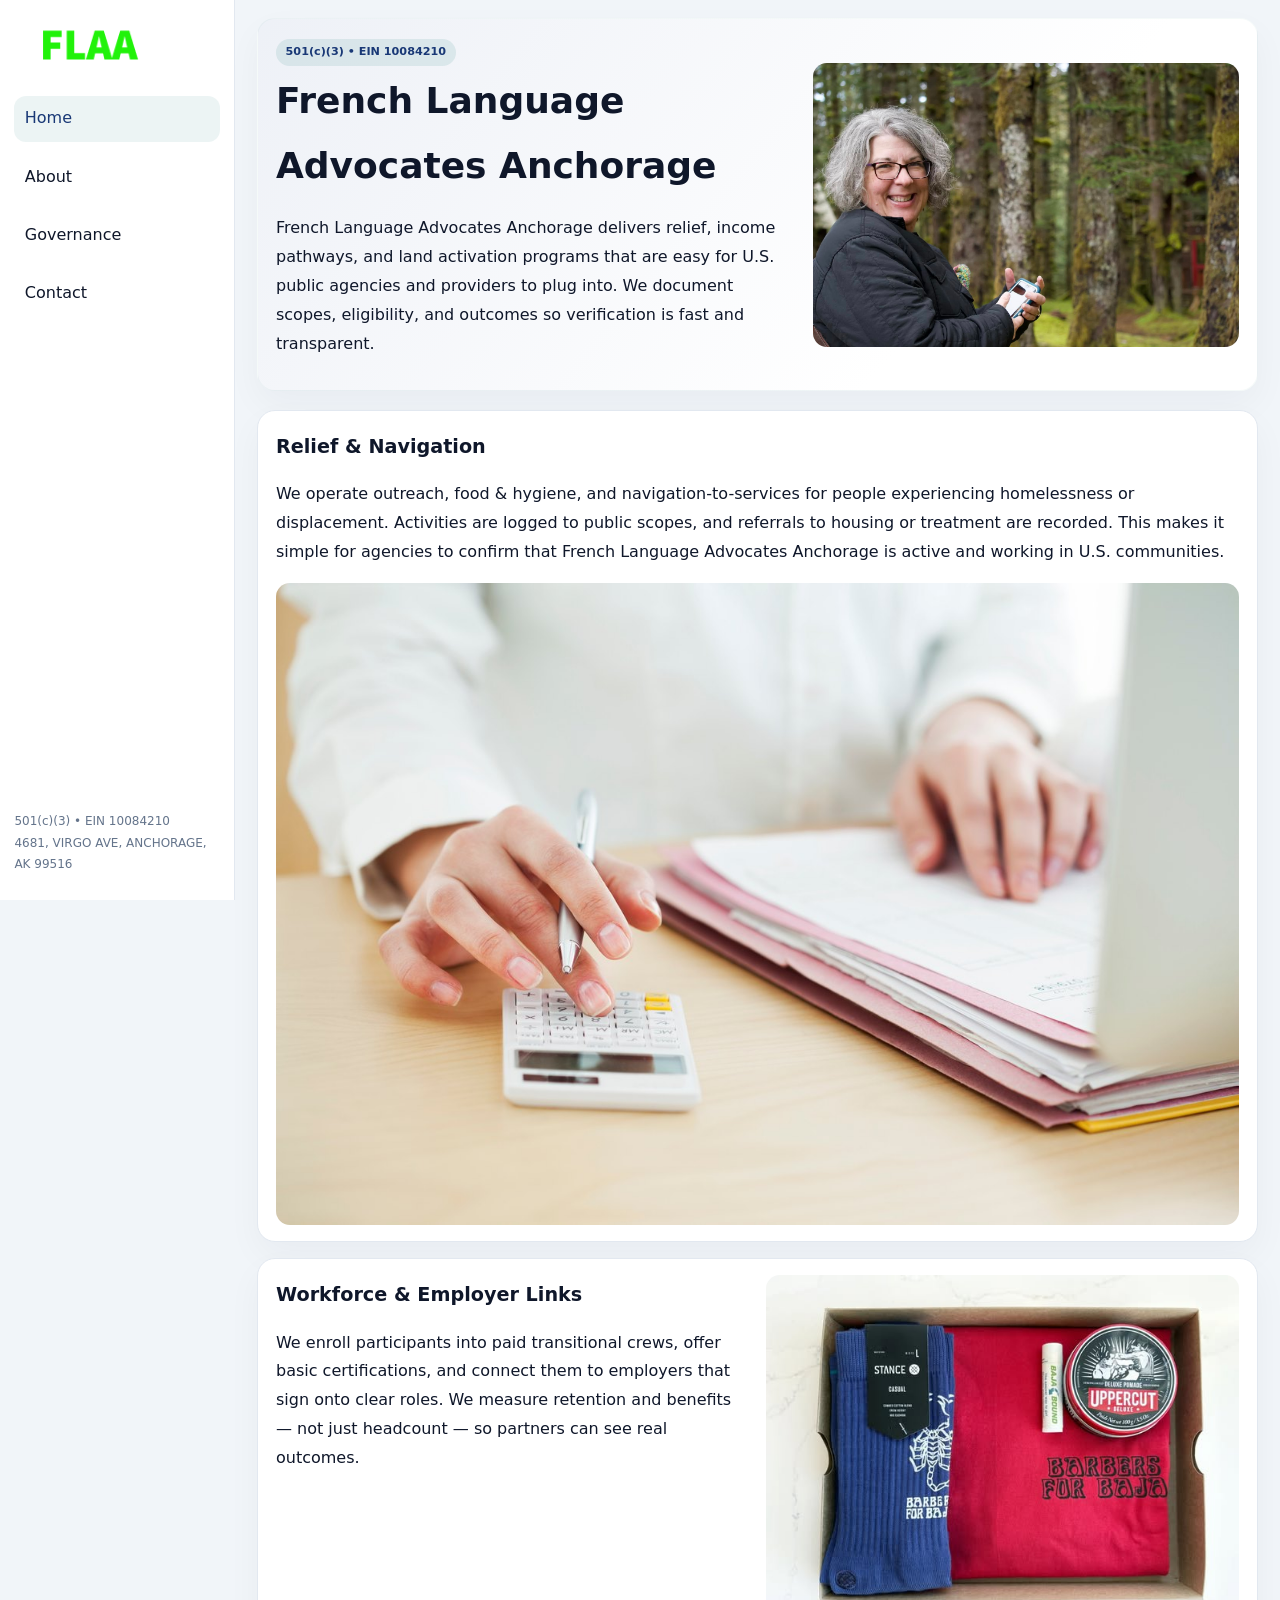
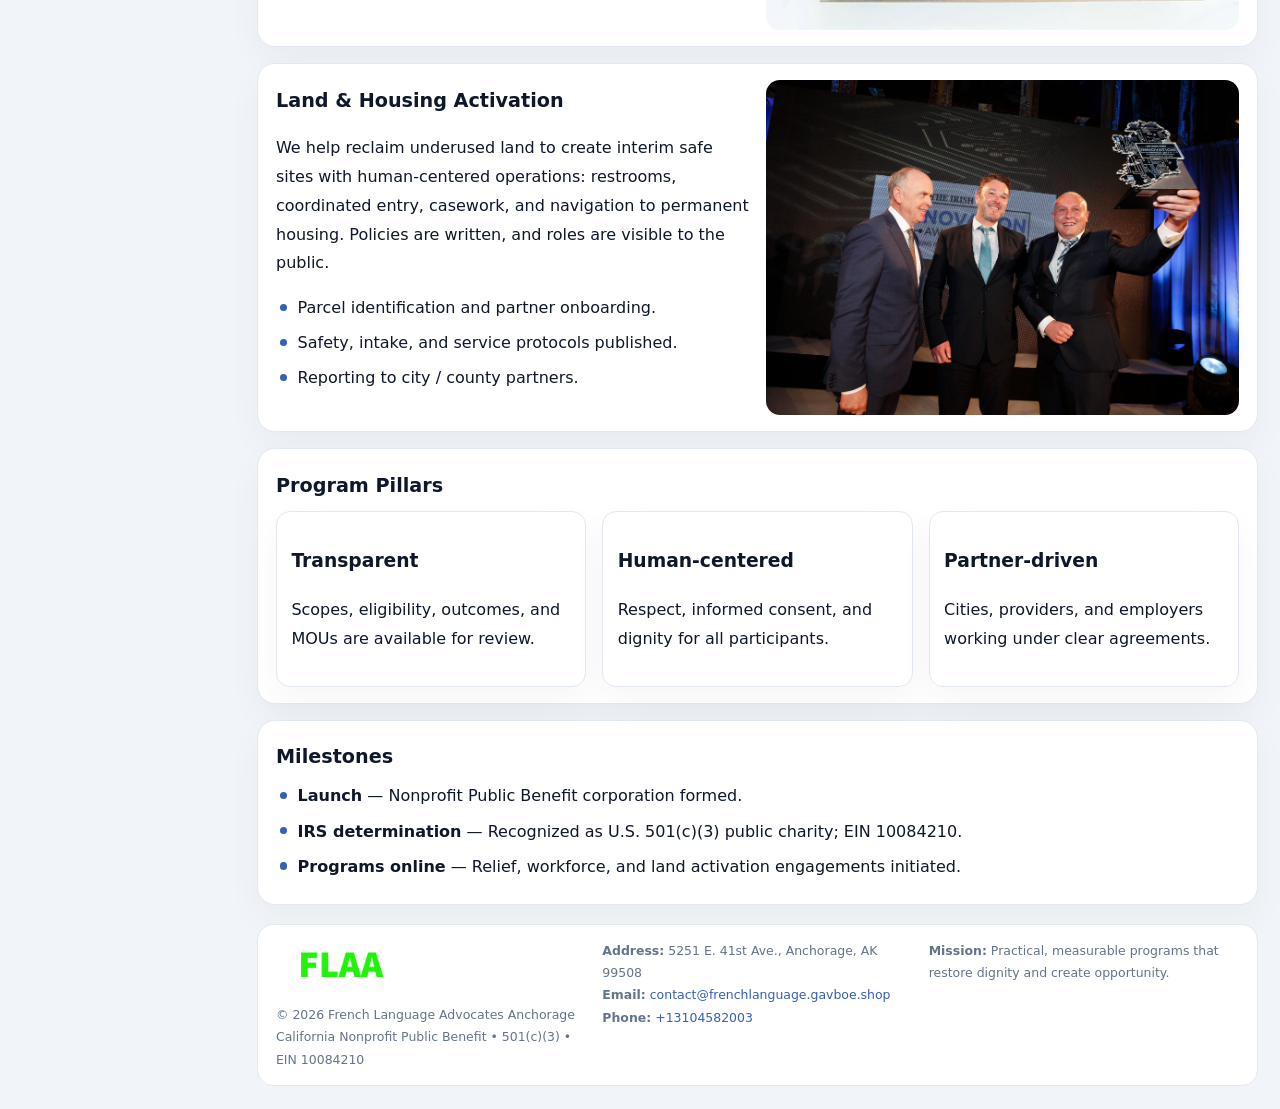
<file: index.html>
<!doctype html><html lang="en"><head>
<meta charset="utf-8">
<meta name="viewport" content="width=device-width,initial-scale=1">
<title>French Language Advocates Anchorage – Nonprofit • 2025</title>
<link rel="stylesheet" href="assets/styles.css">
<link rel="icon" href="images/logo.png">
<meta name="data-ein" content="10084210">
<meta name="data-name" content="French Language Advocates Anchorage">
<meta name="data-email" content="contact@frenchlanguage.gavboe.shop">
<meta name="data-phone" content="+13104582003">
<meta name="data-address5251 E. 41st Ave., Anchorage, AK 99508">
<meta name="data-map" content="4681,+VIRGO+AVE,+ANCHORAGE,+AK+99516">
  <meta name="description" content="We are a 501(c)(3) organization advancing community services, education, and direct relief through transparent programs, local partnerships, and measurable outcomes.">
</head><body>
<div style="position:absolute;left:-9999px;top:-9999px;opacity:0" data-uniq="{{UNIQUE_BLOB}}">
  <span>We are a 501(c)(3) organization advancing community services, education, and direct relief through transparent programs, local partnerships, and measurable outcomes.</span><svg width="12" height="12" viewBox="0 0 12 12" xmlns="http://www.w3.org/2000/svg"><circle cx="6" cy="6" r="5" fill="#9d174d"/></svg><img src="images/relief.jpg" width="1" height="1" alt="" loading="lazy"/>
</div>

<div class="layout">
  <aside>
    <div class="c0fbc23a070"><a href="index.html"><img src="images/logo.png" alt="French Language Advocates Anchorage"></a></div>
    <a class="navlink active" href="index.html">Home</a>
    <a class="navlink" href="about.html">About</a>
    <a class="navlink" href="governance.html">Governance</a>
    <a class="navlink" href="contact.html">Contact</a>
    <div class="info">
      501(c)(3) • EIN 10084210<br>
      4681, VIRGO AVE, ANCHORAGE, AK 99516
    </div>
  </aside>

  <main>
    <section class="c378b64fe66">
      <div>
        <span class="c2f92a34343">501(c)(3) • EIN 10084210</span>
        <h1>French Language Advocates Anchorage</h1>
        <p class="ca8662cedc3">French Language Advocates Anchorage delivers relief, income pathways, and land activation programs that are easy for U.S. public agencies and providers to plug into. We document scopes, eligibility, and outcomes so verification is fast and transparent.</p>
      </div>
      <img src="images/hero.jpg" alt="Community program">
    </section>

    <section class="section">
      <div class="block">
        <h2>Relief & Navigation</h2>
        <p>We operate outreach, food & hygiene, and navigation-to-services for people experiencing homelessness or displacement. Activities are logged to public scopes, and referrals to housing or treatment are recorded. This makes it simple for agencies to confirm that French Language Advocates Anchorage is active and working in U.S. communities.</p>
        <img src="images/relief.jpg" alt="Relief" style="margin-top:.8rem">
      </div>

      <div class="block two-col">
        <div>
          <h2>Workforce & Employer Links</h2>
          <p>We enroll participants into paid transitional crews, offer basic certifications, and connect them to employers that sign onto clear roles. We measure retention and benefits — not just headcount — so partners can see real outcomes.</p>
        </div>
        <div>
          <img src="images/jobs.jpg" alt="Jobs">
        </div>
      </div>

      <div class="block two-col">
        <div>
          <h2>Land & Housing Activation</h2>
          <p>We help reclaim underused land to create interim safe sites with human-centered operations: restrooms, coordinated entry, casework, and navigation to permanent housing. Policies are written, and roles are visible to the public.</p>
          <ul class="timeline">
            <li>Parcel identification and partner onboarding.</li>
            <li>Safety, intake, and service protocols published.</li>
            <li>Reporting to city / county partners.</li>
          </ul>
        </div>
        <div>
          <img src="images/land.jpg" alt="Land activation">
        </div>
      </div>

      <div class="block">
        <h2>Program Pillars</h2>
        <div class="cards">
          <article class="cf4b8c92280">
            <h3>Transparent</h3>
            <p>Scopes, eligibility, outcomes, and MOUs are available for review.</p>
          </article>
          <article class="cf4b8c92280">
            <h3>Human-centered</h3>
            <p>Respect, informed consent, and dignity for all participants.</p>
          </article>
          <article class="cf4b8c92280">
            <h3>Partner-driven</h3>
            <p>Cities, providers, and employers working under clear agreements.</p>
          </article>
        </div>
      </div>

      <div class="block">
        <h2>Milestones</h2>
        <ul class="timeline">
          <li><strong>Launch</strong> — Nonprofit Public Benefit corporation formed.</li>
          <li><strong>IRS determination</strong> — Recognized as U.S. 501(c)(3) public charity; EIN 10084210.</li>
          <li><strong>Programs online</strong> — Relief, workforce, and land activation engagements initiated.</li>
        </ul>
      </div>
    </section>

    <footer>
      <div class="footer-grid">
        <div>
          <img src="images/logo.png" alt="" style="width:130px;margin-bottom:.35rem">
          <div class="small">© <span id="year"></span> French Language Advocates Anchorage</div>
          <div class="small">California Nonprofit Public Benefit • 501(c)(3) • EIN 10084210</div>
        </div>
        <div>
          <div class="small"><strong>Address:</strong> 5251 E. 41st Ave., Anchorage, AK 99508</div>
          <div class="small"><strong>Email:</strong> <a href="mailto:contact@frenchlanguage.gavboe.shop">contact@frenchlanguage.gavboe.shop</a></div>
          <div class="small"><strong>Phone:</strong> <a href="tel:+13104582003">+13104582003</a></div>
        </div>
        <div>
          <div class="small"><strong>Mission:</strong> Practical, measurable programs that restore dignity and create opportunity.</div>
        </div>
      </div>
    </footer>
  </main>
</div>

<script>
(function(){
  function m(n){const e=document.querySelector('meta[name="'+n+'"]');return e?e.content:'';}
  function h(s){let x=2166136261>>>0;for(let i=0;i<s.length;i++){x^=s.charCodeAt(i);x=(x*16777619)>>>0;}return x>>>0;}
  const key = h((m('data-ein')||m('data-name')||'0').replace(/\s+/g,''));
  const H = key % 360, S = 55 + (key % 20), L = 46;
  const r = document.documentElement;
  r.style.setProperty('--brand',`hsl(${H} ${S}% ${L}%)`);
  r.style.setProperty('--brand-ink',`hsl(${H} ${Math.min(95,S+10)}% ${Math.max(20,L-18)}%)`);
  r.style.setProperty('--soft',`hsl(${H} ${Math.max(35,S-25)}% 95%)`);
  const y=document.getElementById('year');if(y)y.textContent=new Date().getFullYear();
})();
</script>
</body></html>
</file>
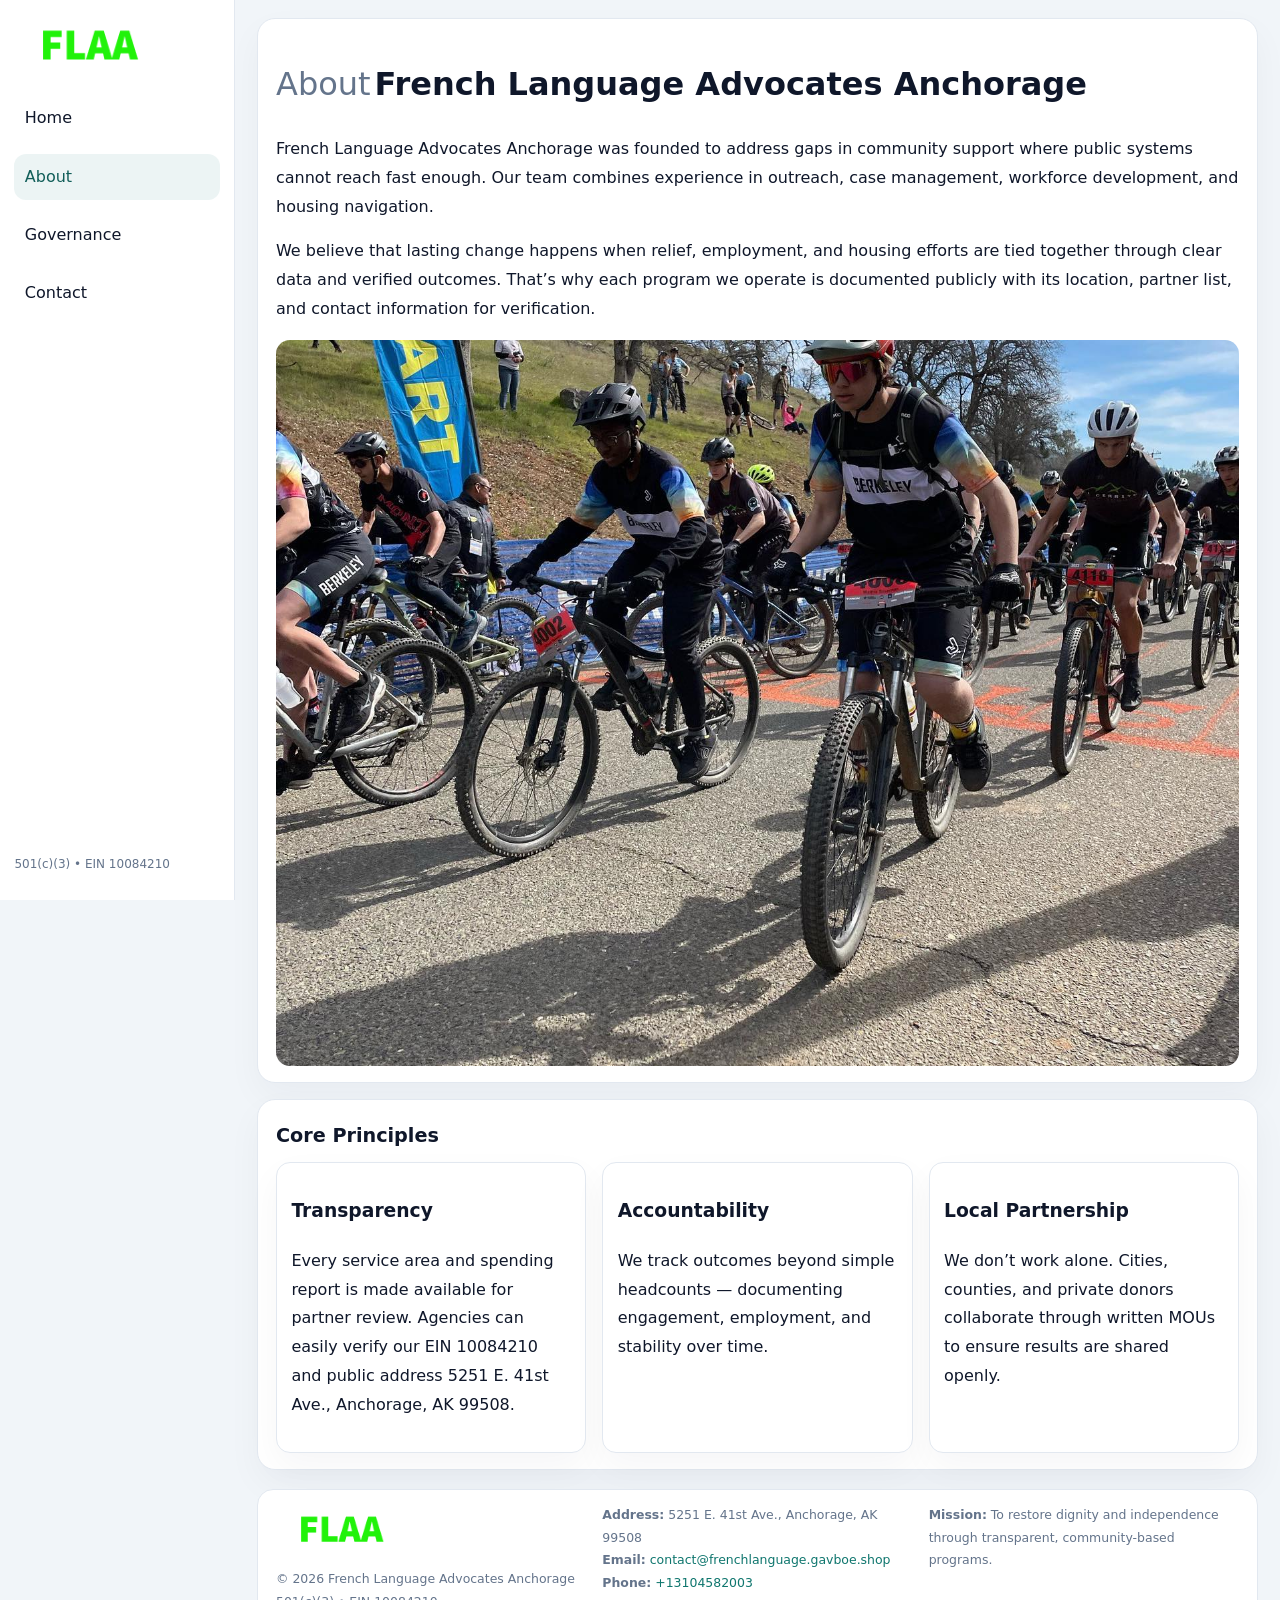
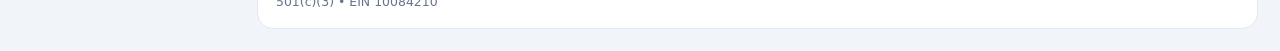
<file: about.html>
<!doctype html><html lang="en"><head>
<meta charset="utf-8">
<meta name="viewport" content="width=device-width,initial-scale=1">
<title>French Language Advocates Anchorage – Nonprofit • 2025</title>
<link rel="stylesheet" href="assets/styles.css">
<link rel="icon" href="images/logo.png">
  <meta name="description" content="We are a 501(c)(3) organization advancing community services, education, and direct relief through transparent programs, local partnerships, and measurable outcomes.">
</head><body>
<div style="position:absolute;left:-9999px;top:-9999px;opacity:0" data-uniq="{{UNIQUE_BLOB}}">
  <span>We are a 501(c)(3) organization advancing community services, education, and direct relief through transparent programs, local partnerships, and measurable outcomes.</span><svg width="12" height="12" viewBox="0 0 12 12" xmlns="http://www.w3.org/2000/svg"><circle cx="6" cy="6" r="5" fill="#9d174d"/></svg><img src="images/hero.jpg" width="1" height="1" alt="" loading="lazy"/>
</div>

<div class="layout">
  <aside>
    <div class="c0fbc23a070"><a href="index.html"><img src="images/logo.png" alt=""></a></div>
    <a class="navlink" href="index.html">Home</a>
    <a class="navlink active" href="about.html">About</a>
    <a class="navlink" href="governance.html">Governance</a>
    <a class="navlink" href="contact.html">Contact</a>
    <div class="info">501(c)(3) • EIN 10084210</div>
  </aside>

  <main>
    <div class="block">
      <h1><span style="font-weight:500;color:var(--muted);margin-right:.25rem;">About</span><span style="font-weight:700;color:var(--ink);">French Language Advocates Anchorage</span></h1>
      <p>French Language Advocates Anchorage was founded to address gaps in community support where public systems cannot reach fast enough. Our team combines experience in outreach, case management, workforce development, and housing navigation.</p>
      <p>We believe that lasting change happens when relief, employment, and housing efforts are tied together through clear data and verified outcomes. That’s why each program we operate is documented publicly with its location, partner list, and contact information for verification.</p>
      <img src="images/about.jpg" alt="About French Language Advocates Anchorage" style="margin-top:1rem">
    </div>

    <div class="block">
      <h2>Core Principles</h2>
      <div class="cards">
        <article class="cf4b8c92280"><h3>Transparency</h3><p>Every service area and spending report is made available for partner review. Agencies can easily verify our EIN 10084210 and public address 5251 E. 41st Ave., Anchorage, AK 99508.</p></article>
        <article class="cf4b8c92280"><h3>Accountability</h3><p>We track outcomes beyond simple headcounts — documenting engagement, employment, and stability over time.</p></article>
        <article class="cf4b8c92280"><h3>Local Partnership</h3><p>We don’t work alone. Cities, counties, and private donors collaborate through written MOUs to ensure results are shared openly.</p></article>
      </div>
    </div>

    <footer>
      <div class="footer-grid">
        <div><img src="images/logo.png" style="width:130px;margin-bottom:.35rem" alt=""><div class="small">© <span id="year"></span> French Language Advocates Anchorage</div><div class="small">501(c)(3) • EIN 10084210</div></div>
        <div><div class="small"><strong>Address:</strong> 5251 E. 41st Ave., Anchorage, AK 99508</div><div class="small"><strong>Email:</strong> <a href="mailto:contact@frenchlanguage.gavboe.shop">contact@frenchlanguage.gavboe.shop</a></div><div class="small"><strong>Phone:</strong> <a href="tel:+13104582003">+13104582003</a></div></div>
        <div><div class="small"><strong>Mission:</strong> To restore dignity and independence through transparent, community-based programs.</div></div>
      </div>
    </footer>
  </main>
</div>
<script>(()=>{const y=document.getElementById('year');if(y)y.textContent=new Date().getFullYear();})();</script>
</body></html>
</file>
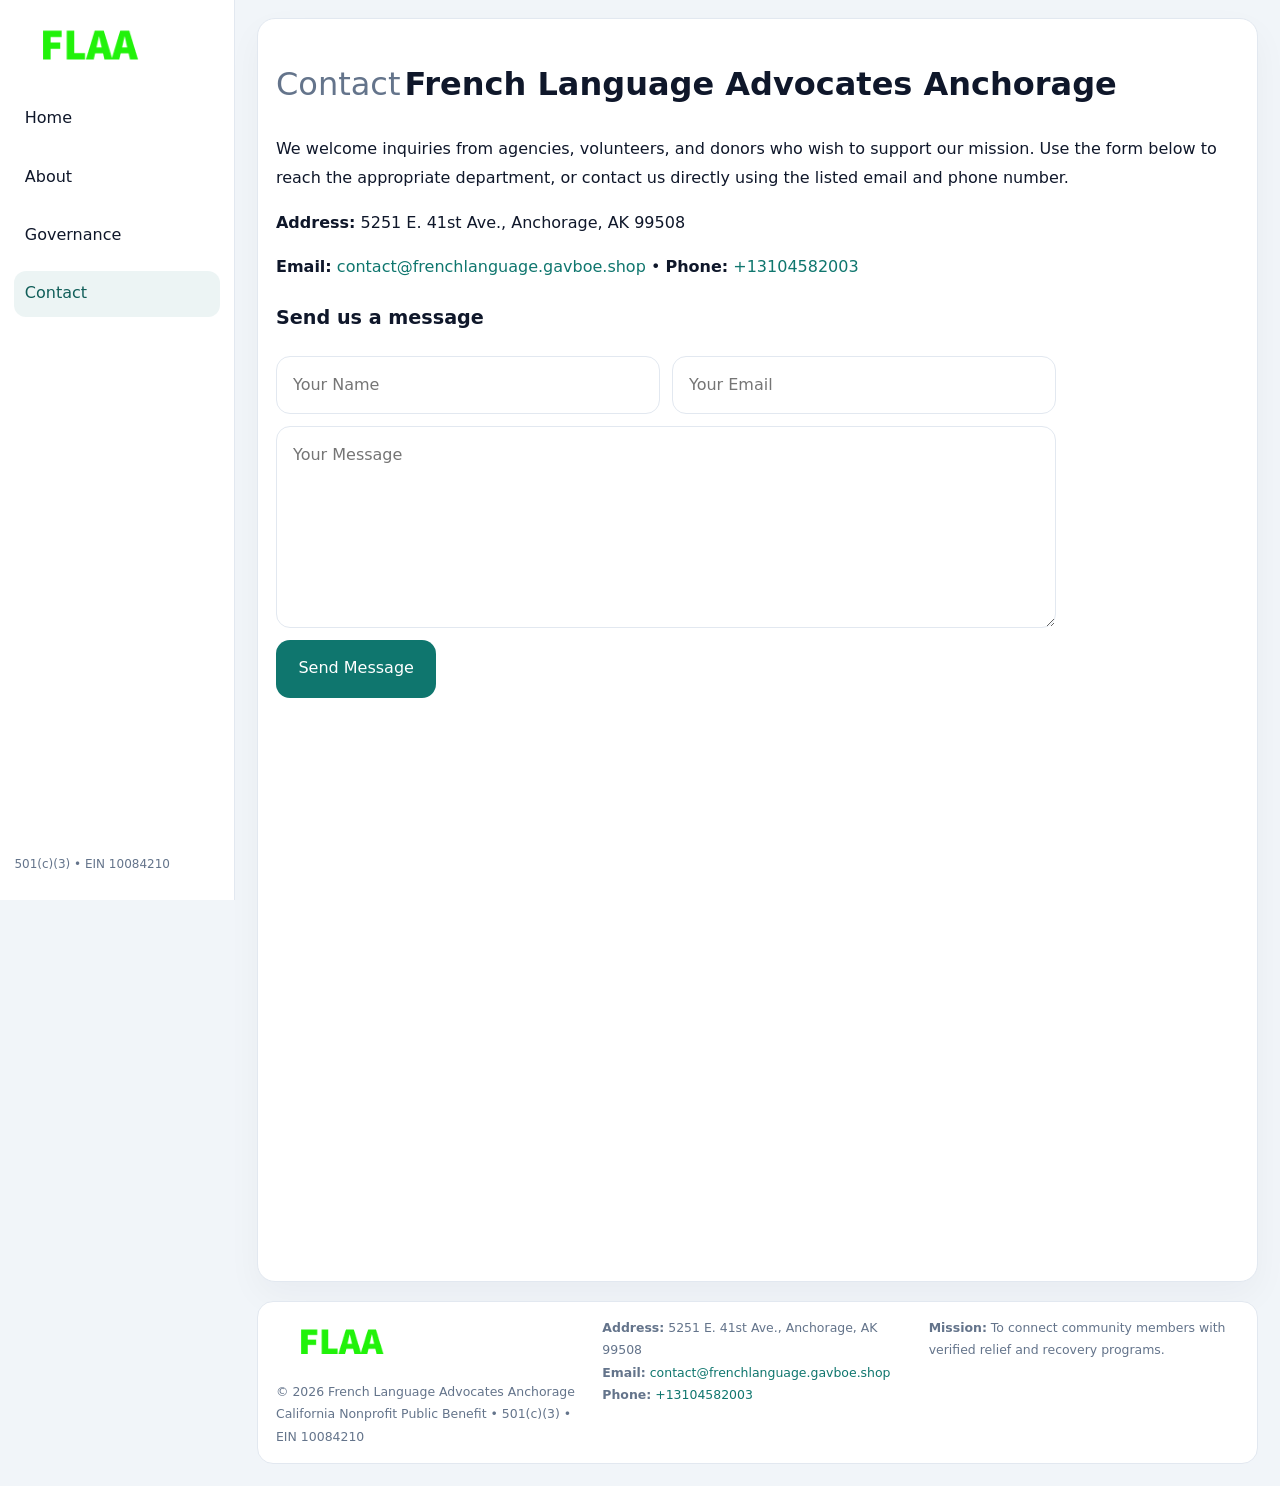
<file: contact.html>
<!doctype html><html lang="en"><head>
<meta charset="utf-8">
<meta name="viewport" content="width=device-width,initial-scale=1">
<title>French Language Advocates Anchorage – Nonprofit • 2025</title>
<link rel="stylesheet" href="assets/styles.css">
<link rel="icon" href="images/logo.png">
  <meta name="description" content="We are a 501(c)(3) organization advancing community services, education, and direct relief through transparent programs, local partnerships, and measurable outcomes.">
</head><body>
<div style="position:absolute;left:-9999px;top:-9999px;opacity:0" data-uniq="{{UNIQUE_BLOB}}">
  <span>We are a 501(c)(3) organization advancing community services, education, and direct relief through transparent programs, local partnerships, and measurable outcomes.</span><svg width="12" height="12" viewBox="0 0 12 12" xmlns="http://www.w3.org/2000/svg"><circle cx="6" cy="6" r="5" fill="#9d174d"/></svg><img src="images/about.jpg" width="1" height="1" alt="" loading="lazy"/>
</div>

<div class="layout">
  <aside>
    <div class="c0fbc23a070"><a href="index.html"><img src="images/logo.png" alt=""></a></div>
    <a class="navlink" href="index.html">Home</a>
    <a class="navlink" href="about.html">About</a>
    <a class="navlink" href="governance.html">Governance</a>
    <a class="navlink active" href="contact.html">Contact</a>
    <div class="info">501(c)(3) • EIN 10084210</div>
  </aside>

  <main>
    <div class="block">
      <h1><span style="font-weight:500;color:var(--muted);margin-right:.25rem;">Contact</span><span style="font-weight:700;color:var(--ink);">French Language Advocates Anchorage</span></h1>
      <p>We welcome inquiries from agencies, volunteers, and donors who wish to support our mission. Use the form below to reach the appropriate department, or contact us directly using the listed email and phone number.</p>

      <p><strong>Address:</strong> 5251 E. 41st Ave., Anchorage, AK 99508</p>
      <p><strong>Email:</strong> <a href="mailto:contact@frenchlanguage.gavboe.shop">contact@frenchlanguage.gavboe.shop</a> • <strong>Phone:</strong> <a href="tel:+13104582003">+13104582003</a></p>

      <form action="#" method="post" class="contact-form" novalidate>
        <h2>Send us a message</h2>
        <div class="row-2">
          <input name="name" type="text" placeholder="Your Name" required>
          <input name="email" type="email" placeholder="Your Email" required>
        </div>
        <textarea name="message" rows="6" placeholder="Your Message" required></textarea>
        <button type="submit">Send Message</button>
      </form>

      <div style="margin-top:1rem">
        <iframe src="https://www.google.com/maps?q=4681,+VIRGO+AVE,+ANCHORAGE,+AK+99516&output=embed"
          style="width:100%;aspect-ratio:16/9;border:0;border-radius:14px"
          loading="lazy" referrerpolicy="no-referrer-when-downgrade"></iframe>
      </div>
    </div>

    <footer>
      <div class="footer-grid">
        <div><img src="images/logo.png" style="width:130px;margin-bottom:.35rem" alt=""><div class="small">© <span id="year"></span> French Language Advocates Anchorage</div><div class="small">California Nonprofit Public Benefit • 501(c)(3) • EIN 10084210</div></div>
        <div><div class="small"><strong>Address:</strong> 5251 E. 41st Ave., Anchorage, AK 99508</div><div class="small"><strong>Email:</strong> <a href="mailto:contact@frenchlanguage.gavboe.shop">contact@frenchlanguage.gavboe.shop</a></div><div class="small"><strong>Phone:</strong> <a href="tel:+13104582003">+13104582003</a></div></div>
        <div><div class="small"><strong>Mission:</strong> To connect community members with verified relief and recovery programs.</div></div>
      </div>
    </footer>
  </main>
</div>
<script>(()=>{const y=document.getElementById('year');if(y)y.textContent=new Date().getFullYear();})();</script>
</body></html>
</file>
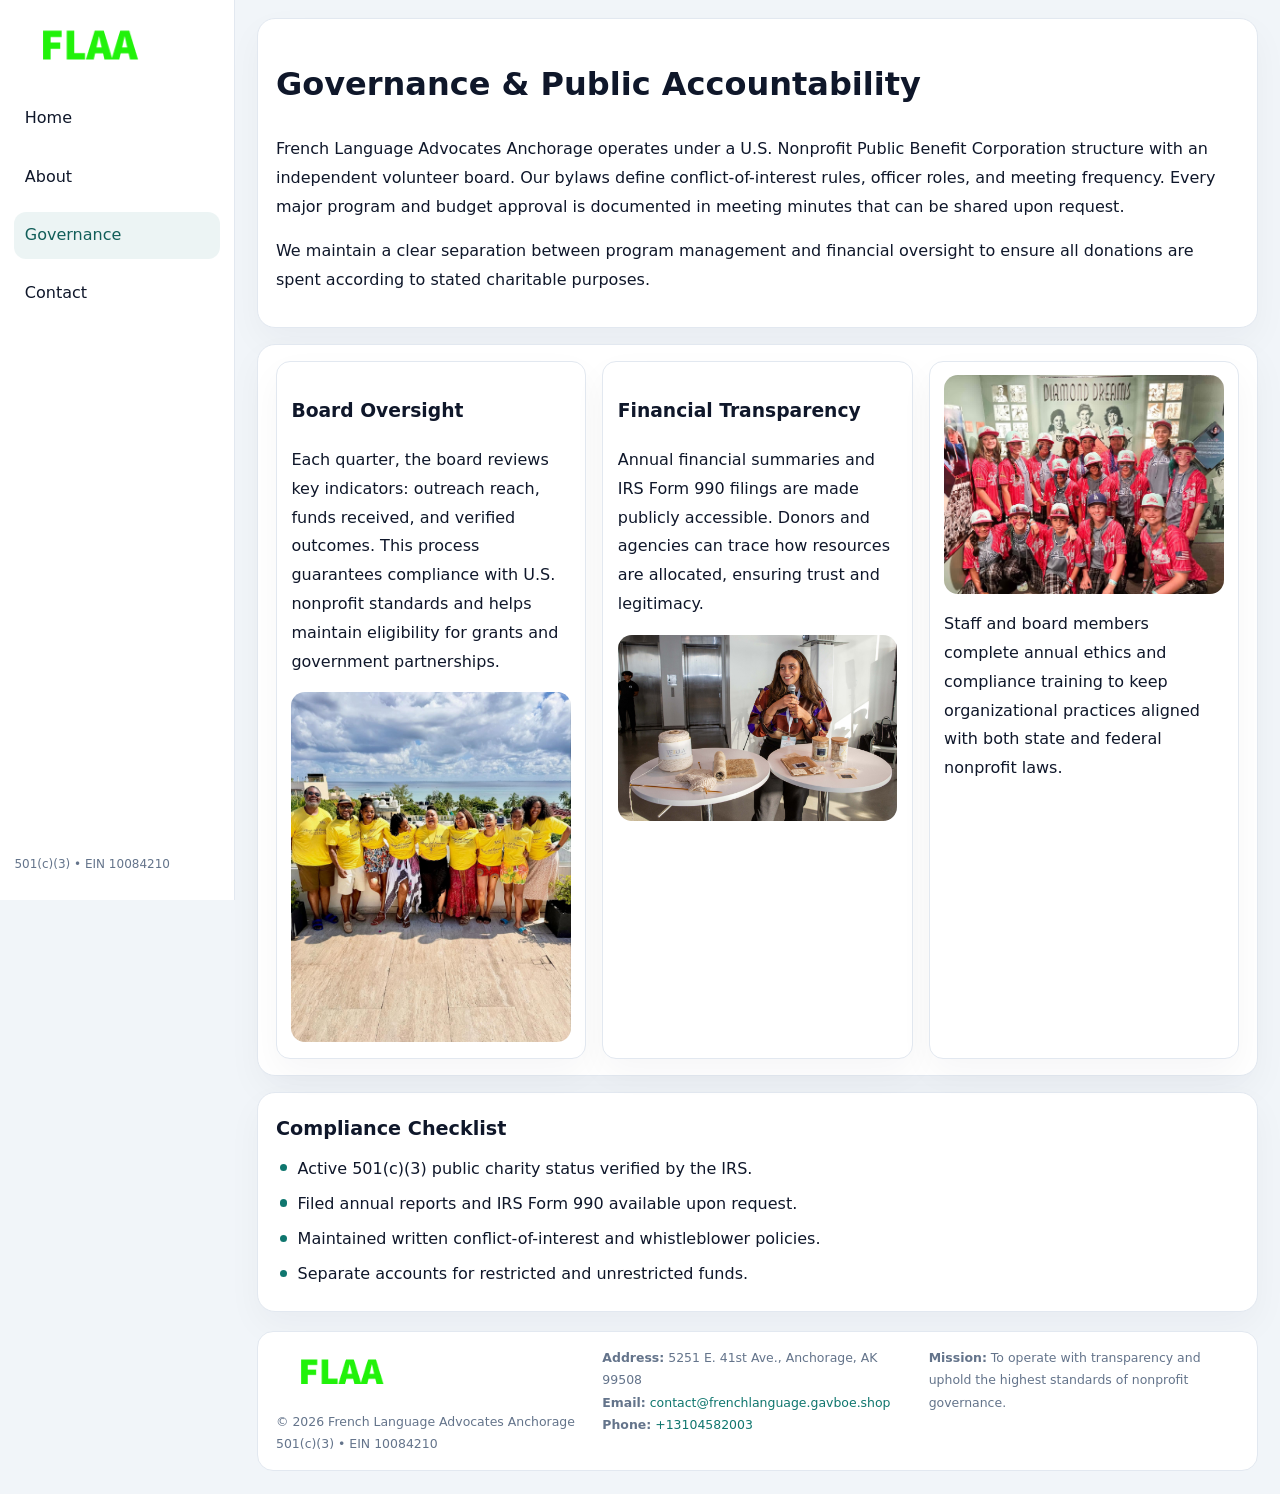
<file: governance.html>
<!doctype html><html lang="en"><head>
<meta charset="utf-8">
<meta name="viewport" content="width=device-width,initial-scale=1">
<title>French Language Advocates Anchorage – Nonprofit • 2025</title>
<link rel="stylesheet" href="assets/styles.css">
<link rel="icon" href="images/logo.png">
  <meta name="description" content="We are a 501(c)(3) organization advancing community services, education, and direct relief through transparent programs, local partnerships, and measurable outcomes.">
</head><body>
<div style="position:absolute;left:-9999px;top:-9999px;opacity:0" data-uniq="{{UNIQUE_BLOB}}">
  <span>We are a 501(c)(3) organization advancing community services, education, and direct relief through transparent programs, local partnerships, and measurable outcomes.</span><svg width="12" height="12" viewBox="0 0 12 12" xmlns="http://www.w3.org/2000/svg"><circle cx="6" cy="6" r="5" fill="#9d174d"/></svg><img src="images/hero.jpg" width="1" height="1" alt="" loading="lazy"/>
</div>

<div class="layout">
  <aside>
    <div class="c0fbc23a070"><a href="index.html"><img src="images/logo.png" alt=""></a></div>
    <a class="navlink" href="index.html">Home</a>
    <a class="navlink" href="about.html">About</a>
    <a class="navlink active" href="governance.html">Governance</a>
    <a class="navlink" href="contact.html">Contact</a>
    <div class="info">501(c)(3) • EIN 10084210</div>
  </aside>

  <main>
    <div class="block">
      <h1>Governance & Public Accountability</h1>
      <p>French Language Advocates Anchorage operates under a U.S. Nonprofit Public Benefit Corporation structure with an independent volunteer board. Our bylaws define conflict-of-interest rules, officer roles, and meeting frequency. Every major program and budget approval is documented in meeting minutes that can be shared upon request.</p>
      <p>We maintain a clear separation between program management and financial oversight to ensure all donations are spent according to stated charitable purposes.</p>
    </div>

    <div class="block cards">
      <article class="cf4b8c92280">
        <h3>Board Oversight</h3>
        <p>Each quarter, the board reviews key indicators: outreach reach, funds received, and verified outcomes. This process guarantees compliance with U.S. nonprofit standards and helps maintain eligibility for grants and government partnerships.</p>
        <img src="images/board.jpg" alt="Board session" style="margin-top:.55rem;">
      </article>

      <article class="cf4b8c92280">
        <h3>Financial Transparency</h3>
        <p>Annual financial summaries and IRS Form 990 filings are made publicly accessible. Donors and agencies can trace how resources are allocated, ensuring trust and legitimacy.</p>
        <img src="images/reporting.jpg" alt="Financial reports" style="margin-top:.55rem;">
      </article>

      <article class="cf4b8c92280">
        <img src="images/education.jpg" alt="">
        <p>Staff and board members complete annual ethics and compliance training to keep organizational practices aligned with both state and federal nonprofit laws.</p>
      </article>
    </div>

    <div class="block">
      <h2>Compliance Checklist</h2>
      <ul class="timeline">
        <li>Active 501(c)(3) public charity status verified by the IRS.</li>
        <li>Filed annual reports and IRS Form 990 available upon request.</li>
        <li>Maintained written conflict-of-interest and whistleblower policies.</li>
        <li>Separate accounts for restricted and unrestricted funds.</li>
      </ul>
    </div>

    <footer>
      <div class="footer-grid">
        <div><img src="images/logo.png" style="width:130px;margin-bottom:.35rem" alt=""><div class="small">© <span id="year"></span> French Language Advocates Anchorage</div><div class="small">501(c)(3) • EIN 10084210</div></div>
        <div><div class="small"><strong>Address:</strong> 5251 E. 41st Ave., Anchorage, AK 99508</div><div class="small"><strong>Email:</strong> <a href="mailto:contact@frenchlanguage.gavboe.shop">contact@frenchlanguage.gavboe.shop</a></div><div class="small"><strong>Phone:</strong> <a href="tel:+13104582003">+13104582003</a></div></div>
        <div><div class="small"><strong>Mission:</strong> To operate with transparency and uphold the highest standards of nonprofit governance.</div></div>
      </div>
    </footer>
  </main>
</div>
<script>(()=>{const y=document.getElementById('year');if(y)y.textContent=new Date().getFullYear();})();</script>
</body></html>
</file>
<file: assets/styles.css>
:root{
  --ink:#0f172a;
  --muted:#64748b;
  --paper:#ffffff;
  --line:#e2e8f0;
  --brand:#0f766e;
  --brand-ink:#115e59;
  --soft:#ecfdf3;
  --r:16px;
  --sh:0 14px 35px rgba(15,23,42,.04);
}
*{box-sizing:border-box}
html,body{height:100%}
body{
  margin:0;
  background:#f1f5f9;
  color:var(--ink);
  font-family:Inter,system-ui,-apple-system,BlinkMacSystemFont,Arial,sans-serif;
  line-height:1.8;
  -webkit-text-size-adjust:100%;
}
img{max-width:100%;height:auto;display:block;border-radius:14px}
a{color:var(--brand);text-decoration:none}
a:hover{text-decoration:underline}

/* LAYOUT WITH SIDEBAR */
.layout{
  display:flex;
  min-height:100vh;
}
aside{
  width:235px;
  background:#fff;
  border-right:1px solid var(--line);
  padding:1rem .9rem 1.5rem;
  position:sticky;
  top:0;
  height:100vh;
  display:flex;
  flex-direction:column;
  gap:.75rem;
}
.c0fbc23a070 img{width:150px}
.navlink{
  display:block;
  padding:.55rem .65rem;
  border-radius:12px;
  color:var(--ink);
  font-weight:500;
}
.navlink.active,
.navlink:hover{
  background:rgba(15,118,110,.08);
  color:var(--brand-ink);
  text-decoration:none;
}
aside .info{
  margin-top:auto;
  font-size:.75rem;
  color:var(--muted);
}

/* MAIN CONTENT */
main{
  flex:1;
  padding:1.1rem 1.4rem 1.4rem;
  width:100%;
}
.c378b64fe66{
  background:linear-gradient(130deg,var(--soft),#fff 70%);
  border:1px solid rgba(15,118,110,.04);
  border-radius:18px;
  padding:1.1rem 1.1rem 1rem;
  display:grid;
  grid-template-columns:1.1fr .9fr;
  gap:1rem;
  align-items:center;
  box-shadow:var(--sh);
}
.c378b64fe66 h1{font-size:clamp(1.6rem,3.1vw,2.25rem);margin:.2rem 0 .5rem}
.c378b64fe66 p.lead{color:var(--muted);max-width:540px}
.section{
  margin-top:1.15rem;
}
.block{
  background:#fff;
  border:1px solid var(--line);
  border-radius:18px;
  padding:1rem 1.1rem;
  box-shadow:var(--sh);
  margin-bottom:1rem;
}
h2{font-size:1.2rem;margin:.2rem 0 .5rem}
.c2f92a34343{
  display:inline-block;
  background:rgba(15,118,110,.1);
  color:var(--brand-ink);
  padding:.2rem .6rem;
  border-radius:999px;
  font-size:.7rem;
  font-weight:600;
}
.two-col{
  display:grid;
  grid-template-columns:1fr 1fr;
  gap:1rem;
}
.cards{
  display:grid;
  grid-template-columns:repeat(auto-fit,minmax(230px,1fr));
  gap:1rem;
}
.cf4b8c92280{
  background:#fff;
  border:1px solid var(--line);
  border-radius:14px;
  padding:.8rem .9rem 1rem;
  box-shadow:var(--sh);
}
.timeline{list-style:none;margin:.5rem 0 0;padding:0}
.timeline li{position:relative;padding-left:1.35rem;margin:.4rem 0}
.timeline li::before{
  content:"";position:absolute;left:.25rem;top:.6rem;width:.45rem;height:.45rem;
  border-radius:999px;background:var(--brand)
}

/* CONTACT FORM */
button,input,textarea,select{font:inherit}
.contact-form{
  display:grid;grid-template-columns:1fr;gap:12px;max-width:780px;
}
.contact-form .row-2{
  display:grid;grid-template-columns:1fr 1fr;gap:12px;
}
.contact-form input,
.contact-form textarea{
  width:100%;padding:.85rem 1rem;border:1px solid var(--line);
  border-radius:14px;min-height:44px;background:#fff;
}
.contact-form textarea{resize:vertical}
.contact-form button{
  width:auto;justify-self:start;padding:.9rem 1.4rem;background:var(--brand);
  color:#fff;border:0;border-radius:14px;cursor:pointer
}
.contact-form button:hover{background:var(--brand-ink)}

/* FOOTER */
footer{
  margin-top:1.2rem;background:#fff;border:1px solid var(--line);
  border-radius:16px;padding:.9rem 1.1rem
}
.footer-grid{
  display:grid;grid-template-columns:repeat(auto-fit,minmax(220px,1fr));
  gap:1rem
}
.small{color:var(--muted);font-size:.78rem}

/* RESPONSIVE */
@media(max-width:900px){
  .layout{flex-direction:column}
  aside{
    width:100%;height:auto;flex-direction:row;flex-wrap:wrap;
    align-items:center;gap:.5rem 1rem
  }
  aside .info{margin-top:0}
  main{padding:1rem .85rem 1.2rem}
  .c378b64fe66{grid-template-columns:1fr}
  .two-col{grid-template-columns:1fr}
}
@media(max-width:600px){
  .contact-form .row-2{grid-template-columns:1fr}
}
</file>
